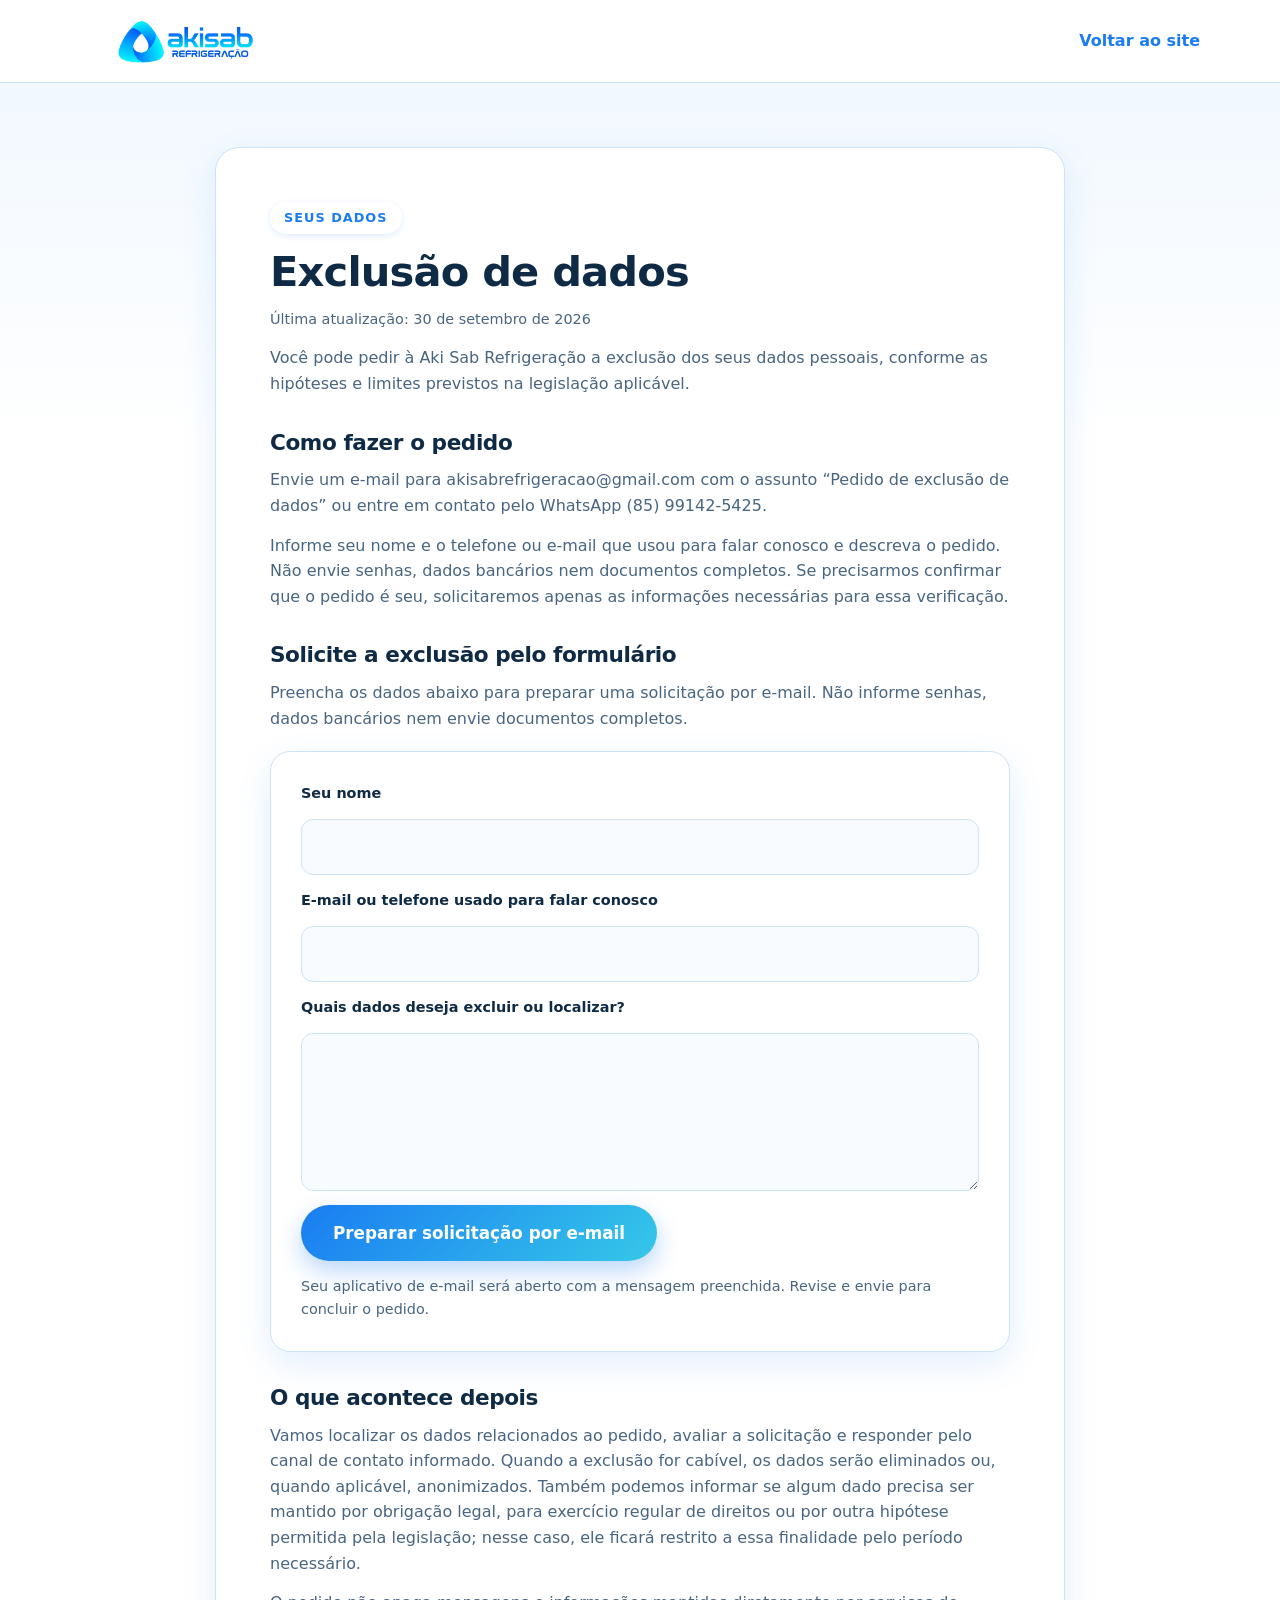
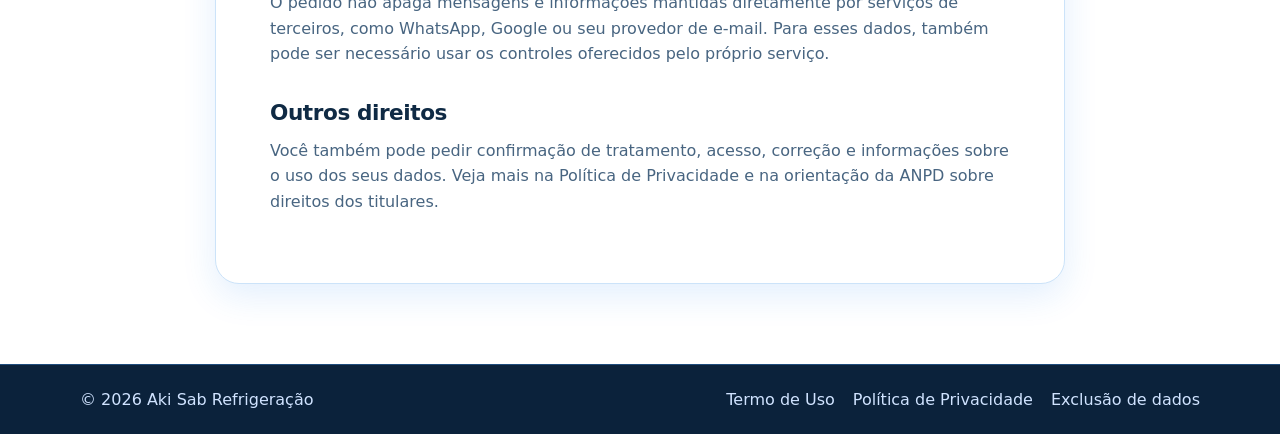
<file: exclusao-de-dados.html>
<!DOCTYPE html>
<html lang="pt-BR">
<head>
  <meta charset="utf-8">
  <meta name="viewport" content="width=device-width, initial-scale=1">
  <meta name="theme-color" content="#1a7cf2">
  <meta name="description" content="Veja como solicitar à Aki Sab Refrigeração a exclusão de dados pessoais.">
  <title>Exclusão de dados | Aki Sab Refrigeração</title>
  <link rel="stylesheet" href="style.css">
</head>
<body>
  <header class="legal-topbar"><div class="wrap"><a class="legal-brand" href="index.html" aria-label="Aki Sab Refrigeração — página inicial"><img src="assents/logo-topo.png" alt="Aki Sab Refrigeração"></a><a class="legal-back" href="index.html">Voltar ao site</a></div></header>
  <main class="legal-main"><div class="wrap"><article class="legal-article">
    <span class="eyebrow">Seus dados</span>
    <h1>Exclusão de dados</h1>
    <p class="legal-updated">Última atualização: 30 de setembro de 2026</p>
    <p>Você pode pedir à Aki Sab Refrigeração a exclusão dos seus dados pessoais, conforme as hipóteses e limites previstos na legislação aplicável.</p>
    <h2>Como fazer o pedido</h2>
    <p>Envie um e-mail para <a href="mailto:akisabrefrigeracao@gmail.com?subject=Pedido%20de%20exclus%C3%A3o%20de%20dados">akisabrefrigeracao@gmail.com</a> com o assunto “Pedido de exclusão de dados” ou entre em contato pelo <a href="https://api.whatsapp.com/send?phone=5585991425425&amp;text=Ol%C3%A1%2C%20quero%20solicitar%20a%20exclus%C3%A3o%20dos%20meus%20dados." target="_blank" rel="noopener">WhatsApp (85) 99142-5425</a>.</p>
    <p>Informe seu nome e o telefone ou e-mail que usou para falar conosco e descreva o pedido. Não envie senhas, dados bancários nem documentos completos. Se precisarmos confirmar que o pedido é seu, solicitaremos apenas as informações necessárias para essa verificação.</p>
    <h2>Solicite a exclusão pelo formulário</h2>
    <p>Preencha os dados abaixo para preparar uma solicitação por e-mail. Não informe senhas, dados bancários nem envie documentos completos.</p>
    <form class="legal-form" id="deletion-request">
      <label for="request-name">Seu nome</label>
      <input id="request-name" name="name" autocomplete="name" required>
      <label for="request-contact">E-mail ou telefone usado para falar conosco</label>
      <input id="request-contact" name="contact" autocomplete="off" required>
      <label for="request-details">Quais dados deseja excluir ou localizar?</label>
      <textarea id="request-details" name="details" rows="5" required></textarea>
      <button class="btn btn-blue" type="submit">Preparar solicitação por e-mail</button>
      <p class="legal-form-note">Seu aplicativo de e-mail será aberto com a mensagem preenchida. Revise e envie para concluir o pedido.</p>
    </form>
    <script>
      document.getElementById("deletion-request").addEventListener("submit", function (event) {
        event.preventDefault();
        const data = new FormData(this);
        const subject = "Pedido de exclusão de dados pessoais";
        const body = [
          "Pedido de exclusão de dados pessoais",
          "",
          `Nome: ${data.get("name")}`,
          `E-mail ou telefone usado no atendimento: ${data.get("contact")}`,
          "",
          `Dados/solicitação: ${data.get("details")}`
        ].join("\n");
        window.location.href = `mailto:akisabrefrigeracao@gmail.com?subject=${encodeURIComponent(subject)}&body=${encodeURIComponent(body)}`;
      });
    </script>
    <h2>O que acontece depois</h2>
    <p>Vamos localizar os dados relacionados ao pedido, avaliar a solicitação e responder pelo canal de contato informado. Quando a exclusão for cabível, os dados serão eliminados ou, quando aplicável, anonimizados. Também podemos informar se algum dado precisa ser mantido por obrigação legal, para exercício regular de direitos ou por outra hipótese permitida pela legislação; nesse caso, ele ficará restrito a essa finalidade pelo período necessário.</p>
    <p>O pedido não apaga mensagens e informações mantidas diretamente por serviços de terceiros, como WhatsApp, Google ou seu provedor de e-mail. Para esses dados, também pode ser necessário usar os controles oferecidos pelo próprio serviço.</p>
    <h2>Outros direitos</h2>
    <p>Você também pode pedir confirmação de tratamento, acesso, correção e informações sobre o uso dos seus dados. Veja mais na <a href="politica-de-privacidade.html" target="_blank" rel="noopener">Política de Privacidade</a> e na <a href="https://www.gov.br/anpd/pt-br/assuntos/titular-de-dados-1/direito-dos-titulares" target="_blank" rel="noopener">orientação da ANPD sobre direitos dos titulares</a>.</p>
  </article></div></main>
  <footer class="legal-footer"><div class="wrap"><span>© 2026 Aki Sab Refrigeração</span><nav aria-label="Páginas legais"><a href="termos-de-uso.html" target="_blank" rel="noopener">Termo de Uso</a><a href="politica-de-privacidade.html" target="_blank" rel="noopener">Política de Privacidade</a><a href="exclusao-de-dados.html" target="_blank" rel="noopener">Exclusão de dados</a></nav></div></footer>
</body>
</html>
</file>
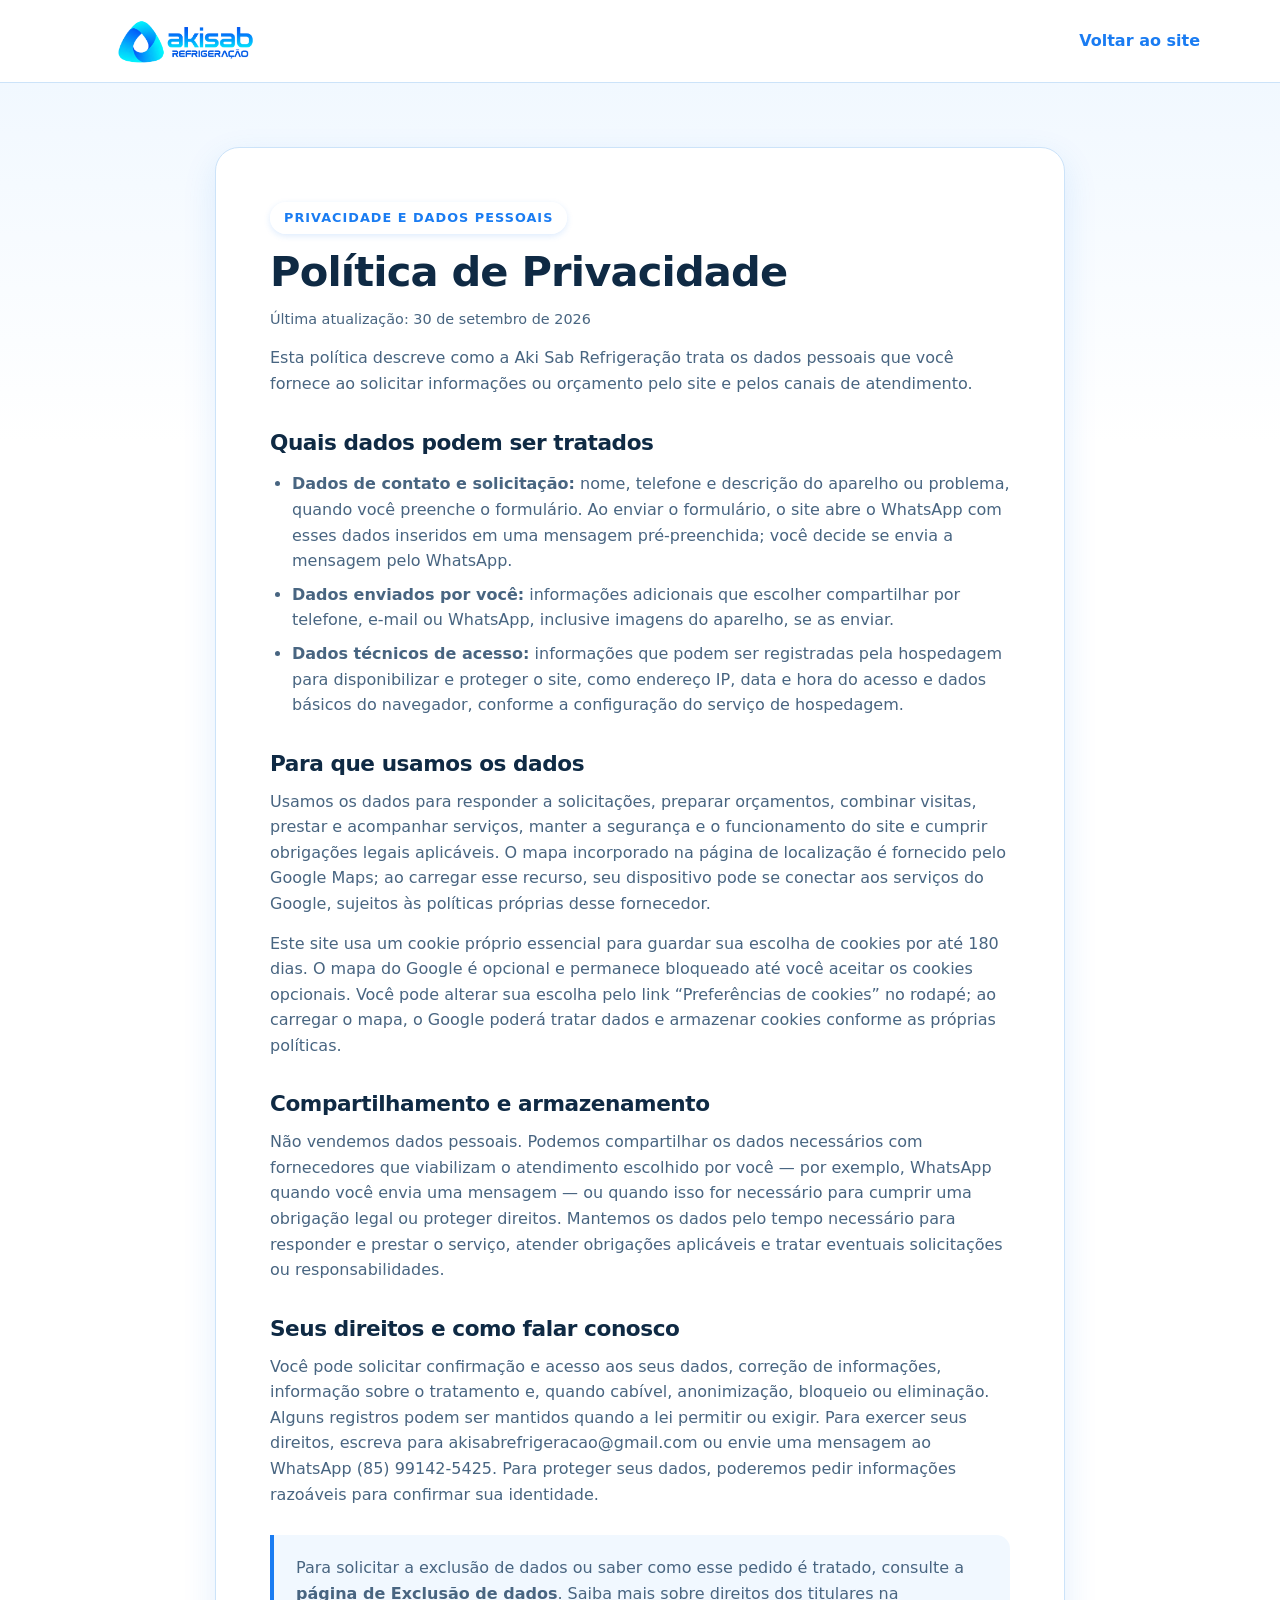
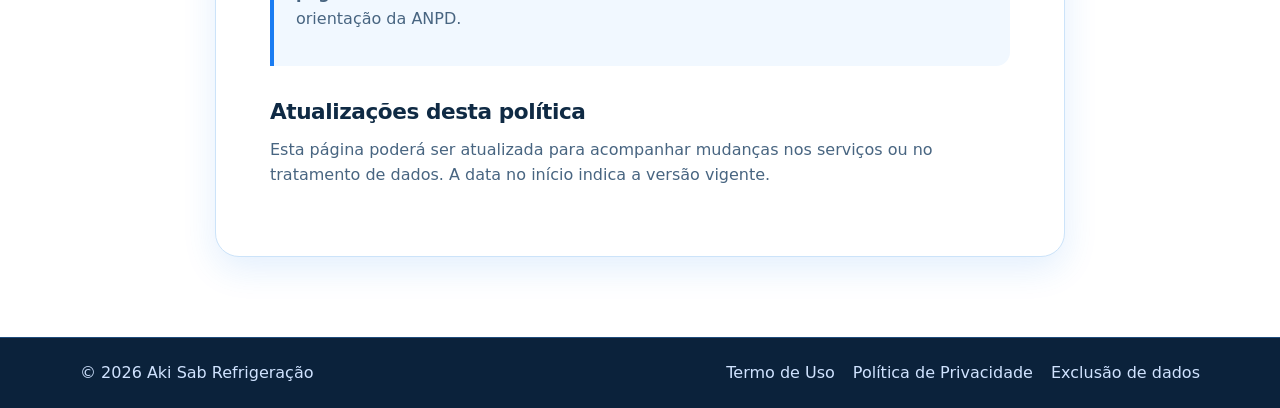
<file: politica-de-privacidade.html>
<!DOCTYPE html>
<html lang="pt-BR">
<head>
  <meta charset="utf-8">
  <meta name="viewport" content="width=device-width, initial-scale=1">
  <meta name="theme-color" content="#1a7cf2">
  <meta name="description" content="Saiba como a Aki Sab Refrigeração trata dados pessoais enviados por seus canais de atendimento.">
  <title>Política de Privacidade | Aki Sab Refrigeração</title>
  <link rel="stylesheet" href="style.css">
</head>
<body>
  <header class="legal-topbar"><div class="wrap"><a class="legal-brand" href="index.html" aria-label="Aki Sab Refrigeração — página inicial"><img src="assents/logo-topo.png" alt="Aki Sab Refrigeração"></a><a class="legal-back" href="index.html">Voltar ao site</a></div></header>
  <main class="legal-main"><div class="wrap"><article class="legal-article">
    <span class="eyebrow">Privacidade e dados pessoais</span>
    <h1>Política de Privacidade</h1>
    <p class="legal-updated">Última atualização: 30 de setembro de 2026</p>
    <p>Esta política descreve como a Aki Sab Refrigeração trata os dados pessoais que você fornece ao solicitar informações ou orçamento pelo site e pelos canais de atendimento.</p>
    <h2>Quais dados podem ser tratados</h2>
    <ul>
      <li><strong>Dados de contato e solicitação:</strong> nome, telefone e descrição do aparelho ou problema, quando você preenche o formulário. Ao enviar o formulário, o site abre o WhatsApp com esses dados inseridos em uma mensagem pré-preenchida; você decide se envia a mensagem pelo WhatsApp.</li>
      <li><strong>Dados enviados por você:</strong> informações adicionais que escolher compartilhar por telefone, e-mail ou WhatsApp, inclusive imagens do aparelho, se as enviar.</li>
      <li><strong>Dados técnicos de acesso:</strong> informações que podem ser registradas pela hospedagem para disponibilizar e proteger o site, como endereço IP, data e hora do acesso e dados básicos do navegador, conforme a configuração do serviço de hospedagem.</li>
    </ul>
    <h2>Para que usamos os dados</h2>
    <p>Usamos os dados para responder a solicitações, preparar orçamentos, combinar visitas, prestar e acompanhar serviços, manter a segurança e o funcionamento do site e cumprir obrigações legais aplicáveis. O mapa incorporado na página de localização é fornecido pelo Google Maps; ao carregar esse recurso, seu dispositivo pode se conectar aos serviços do Google, sujeitos às políticas próprias desse fornecedor.</p>
    <p>Este site usa um cookie próprio essencial para guardar sua escolha de cookies por até 180 dias. O mapa do Google é opcional e permanece bloqueado até você aceitar os cookies opcionais. Você pode alterar sua escolha pelo link &ldquo;Preferências de cookies&rdquo; no rodapé; ao carregar o mapa, o Google poderá tratar dados e armazenar cookies conforme as próprias políticas.</p>
    <h2>Compartilhamento e armazenamento</h2>
    <p>Não vendemos dados pessoais. Podemos compartilhar os dados necessários com fornecedores que viabilizam o atendimento escolhido por você — por exemplo, WhatsApp quando você envia uma mensagem — ou quando isso for necessário para cumprir uma obrigação legal ou proteger direitos. Mantemos os dados pelo tempo necessário para responder e prestar o serviço, atender obrigações aplicáveis e tratar eventuais solicitações ou responsabilidades.</p>
    <h2>Seus direitos e como falar conosco</h2>
    <p>Você pode solicitar confirmação e acesso aos seus dados, correção de informações, informação sobre o tratamento e, quando cabível, anonimização, bloqueio ou eliminação. Alguns registros podem ser mantidos quando a lei permitir ou exigir. Para exercer seus direitos, escreva para <a href="mailto:akisabrefrigeracao@gmail.com">akisabrefrigeracao@gmail.com</a> ou envie uma mensagem ao <a href="https://api.whatsapp.com/send?phone=5585991425425" target="_blank" rel="noopener">WhatsApp (85) 99142-5425</a>. Para proteger seus dados, poderemos pedir informações razoáveis para confirmar sua identidade.</p>
    <div class="legal-callout"><p>Para solicitar a exclusão de dados ou saber como esse pedido é tratado, consulte a <a href="exclusao-de-dados.html" target="_blank" rel="noopener"><strong>página de Exclusão de dados</strong></a>. Saiba mais sobre direitos dos titulares na <a href="https://www.gov.br/anpd/pt-br/assuntos/titular-de-dados-1/direito-dos-titulares" target="_blank" rel="noopener">orientação da ANPD</a>.</p></div>
    <h2>Atualizações desta política</h2>
    <p>Esta página poderá ser atualizada para acompanhar mudanças nos serviços ou no tratamento de dados. A data no início indica a versão vigente.</p>
  </article></div></main>
  <footer class="legal-footer"><div class="wrap"><span>© 2026 Aki Sab Refrigeração</span><nav aria-label="Páginas legais"><a href="termos-de-uso.html" target="_blank" rel="noopener">Termo de Uso</a><a href="politica-de-privacidade.html" target="_blank" rel="noopener">Política de Privacidade</a><a href="exclusao-de-dados.html" target="_blank" rel="noopener">Exclusão de dados</a></nav></div></footer>
</body>
</html>
</file>
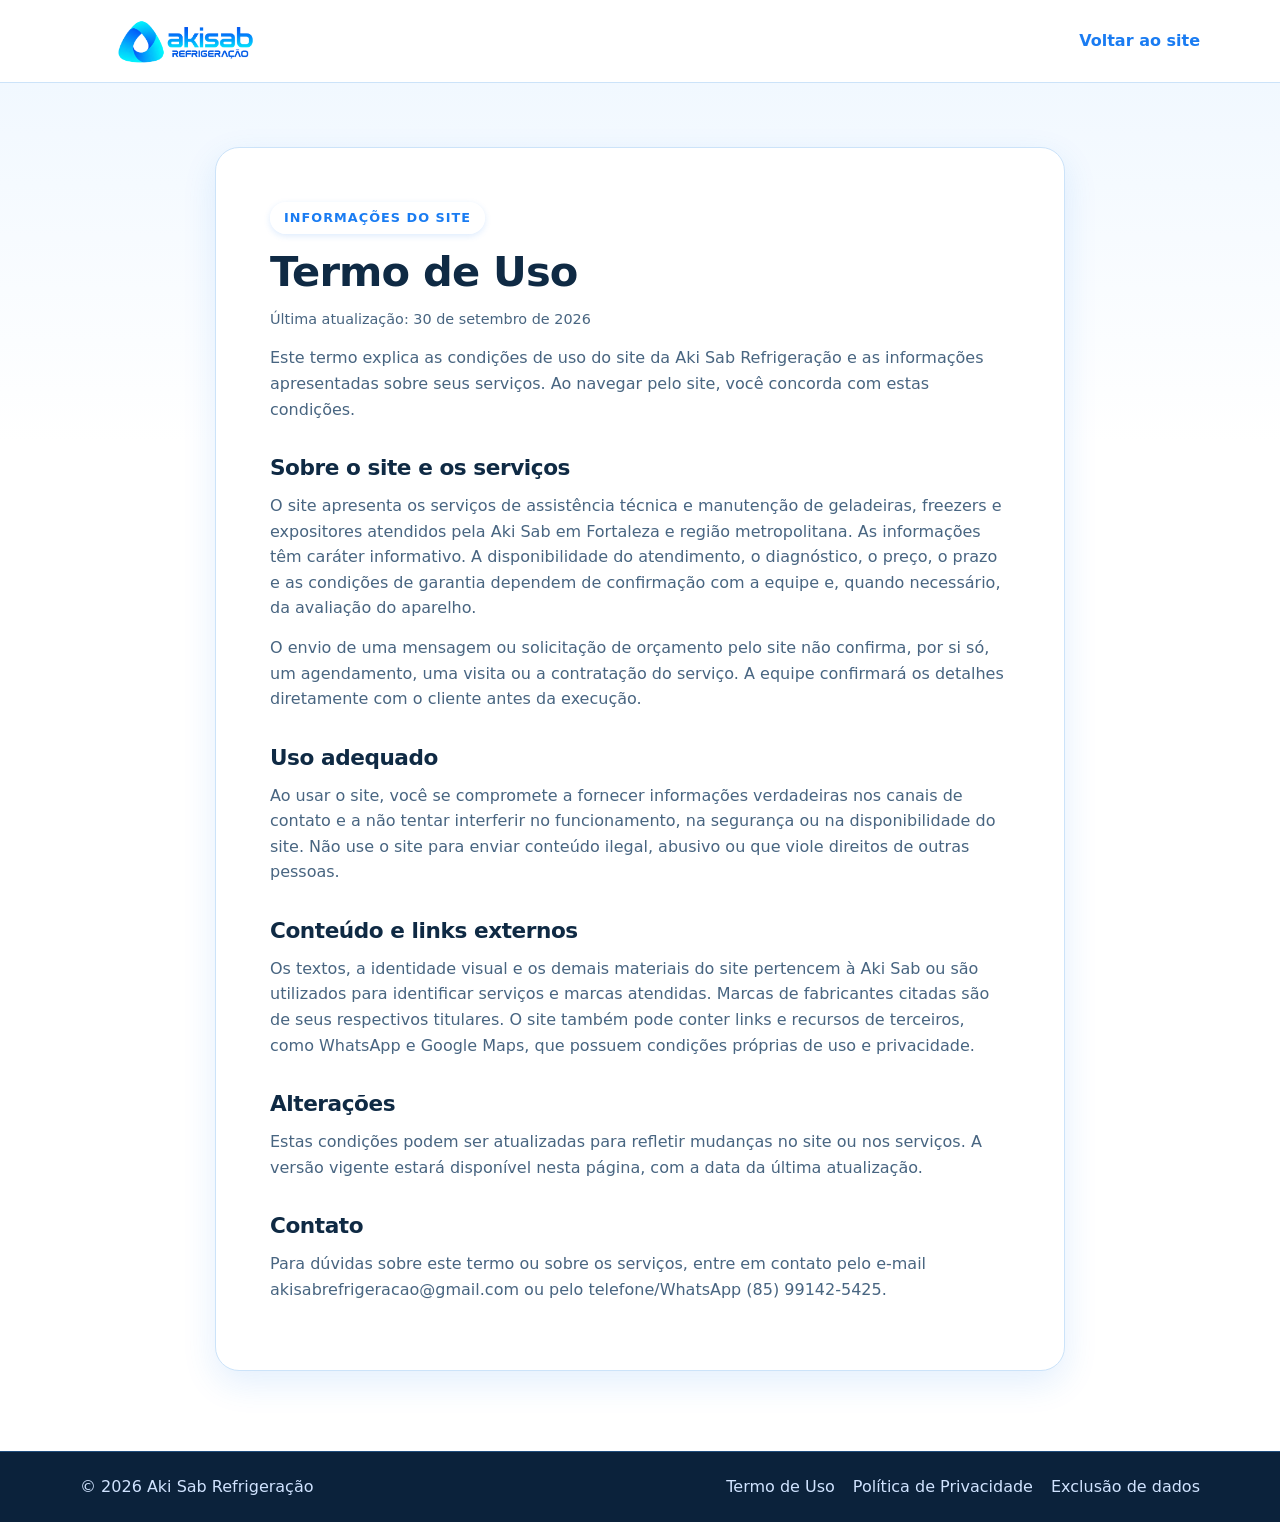
<file: termos-de-uso.html>
<!DOCTYPE html>
<html lang="pt-BR">
<head>
  <meta charset="utf-8">
  <meta name="viewport" content="width=device-width, initial-scale=1">
  <meta name="theme-color" content="#1a7cf2">
  <meta name="description" content="Termos de uso do site e informações sobre os serviços da Aki Sab Refrigeração em Fortaleza.">
  <title>Termo de Uso | Aki Sab Refrigeração</title>
  <link rel="stylesheet" href="style.css">
</head>
<body>
  <header class="legal-topbar"><div class="wrap"><a class="legal-brand" href="index.html" aria-label="Aki Sab Refrigeração — página inicial"><img src="assents/logo-topo.png" alt="Aki Sab Refrigeração"></a><a class="legal-back" href="index.html">Voltar ao site</a></div></header>
  <main class="legal-main"><div class="wrap"><article class="legal-article">
    <span class="eyebrow">Informações do site</span>
    <h1>Termo de Uso</h1>
    <p class="legal-updated">Última atualização: 30 de setembro de 2026</p>
    <p>Este termo explica as condições de uso do site da Aki Sab Refrigeração e as informações apresentadas sobre seus serviços. Ao navegar pelo site, você concorda com estas condições.</p>
    <h2>Sobre o site e os serviços</h2>
    <p>O site apresenta os serviços de assistência técnica e manutenção de geladeiras, freezers e expositores atendidos pela Aki Sab em Fortaleza e região metropolitana. As informações têm caráter informativo. A disponibilidade do atendimento, o diagnóstico, o preço, o prazo e as condições de garantia dependem de confirmação com a equipe e, quando necessário, da avaliação do aparelho.</p>
    <p>O envio de uma mensagem ou solicitação de orçamento pelo site não confirma, por si só, um agendamento, uma visita ou a contratação do serviço. A equipe confirmará os detalhes diretamente com o cliente antes da execução.</p>
    <h2>Uso adequado</h2>
    <p>Ao usar o site, você se compromete a fornecer informações verdadeiras nos canais de contato e a não tentar interferir no funcionamento, na segurança ou na disponibilidade do site. Não use o site para enviar conteúdo ilegal, abusivo ou que viole direitos de outras pessoas.</p>
    <h2>Conteúdo e links externos</h2>
    <p>Os textos, a identidade visual e os demais materiais do site pertencem à Aki Sab ou são utilizados para identificar serviços e marcas atendidas. Marcas de fabricantes citadas são de seus respectivos titulares. O site também pode conter links e recursos de terceiros, como WhatsApp e Google Maps, que possuem condições próprias de uso e privacidade.</p>
    <h2>Alterações</h2>
    <p>Estas condições podem ser atualizadas para refletir mudanças no site ou nos serviços. A versão vigente estará disponível nesta página, com a data da última atualização.</p>
    <h2>Contato</h2>
    <p>Para dúvidas sobre este termo ou sobre os serviços, entre em contato pelo e-mail <a href="mailto:akisabrefrigeracao@gmail.com">akisabrefrigeracao@gmail.com</a> ou pelo telefone/WhatsApp <a href="tel:+5585991425425">(85) 99142-5425</a>.</p>
  </article></div></main>
  <footer class="legal-footer"><div class="wrap"><span>© 2026 Aki Sab Refrigeração</span><nav aria-label="Páginas legais"><a href="termos-de-uso.html" target="_blank" rel="noopener">Termo de Uso</a><a href="politica-de-privacidade.html" target="_blank" rel="noopener">Política de Privacidade</a><a href="exclusao-de-dados.html" target="_blank" rel="noopener">Exclusão de dados</a></nav></div></footer>
</body>
</html>
</file>
<file: style.css>
/* ============================================================================
   1. VARIÁVEIS / RESET
   ========================================================================== */
:root {
  --ink: #0f2a44;
  --muted: #486581;
  --brand: #1a7cf2;
  --brand2: #35c8e8;
  --wa: #22b45e;
  --line: #cce3f9;
  --ig-grad: linear-gradient(45deg, #f09433 0%, #e6683c 25%, #dc2743 50%, #cc2366 75%, #bc1888 100%);
  --r: 20px;
  --sh: 0 12px 34px rgba(26, 124, 242, .12);
  --header-h: 84px;

  color-scheme: light;
}

*, *::before, *::after { box-sizing: border-box; }

html {
  scroll-behavior: smooth;
  scroll-padding-top: calc(var(--header-h) + 8px);
}

body {
  margin: 0;
  background: #fff;
  color: var(--ink);
  font: 400 16px/1.6 Manrope, system-ui, -apple-system, "Segoe UI", Roboto, Arial, sans-serif;
  -webkit-text-size-adjust: 100%;
  overflow-x: hidden;
}

img, svg, iframe { max-width: 100%; }
a { color: inherit; text-decoration: none; }

:focus-visible { outline: 3px solid var(--brand2); outline-offset: 3px; border-radius: 6px; }

.skip {
  position: absolute;
  top: -48px;
  left: 0;
  background: var(--brand);
  color: #fff;
  padding: 10px 14px;
  z-index: 100;
  transition: top .3s;
}
.skip:focus { top: 0; }

/* ============================================================================
   2. LAYOUT BASE / TIPOGRAFIA
   ========================================================================== */
.wrap { width: min(1120px, 100% - 40px); margin-inline: auto; }

section { padding: 76px 0; position: relative; z-index: 1; }

h1, h2, h3 { line-height: 1.15; margin: 0 0 14px; letter-spacing: -.02em; text-wrap: balance; }
h1 { font-size: clamp(1.6rem, 4vw, 2.6rem); font-weight: 800; }
h2 { font-size: clamp(1.6rem, 4.4vw, 2.4rem); font-weight: 800; }
h3 { font-size: 1.15rem; font-weight: 800; }
p  { margin: 0 0 14px; color: var(--muted); }

.hl-dark { color: #0b223b; }

.eyebrow {
  display: inline-block;
  font-size: .8rem;
  font-weight: 700;
  letter-spacing: .08em;
  text-transform: uppercase;
  color: var(--brand);
  background: rgba(255, 255, 255, .95);
  padding: 6px 14px;
  border-radius: 999px;
  margin: 6px 0 14px;
  box-shadow: 0 2px 6px rgba(26, 124, 242, .15);
}

.head {
  width: fit-content;
  max-width: 100%;
  margin-bottom: 32px;
  padding: 22px 26px;
  border-radius: var(--r);
  background: #fff;
  border: 1px solid var(--line);
  box-shadow: var(--sh);
}
.head p { margin-bottom: 0; }

/* ===========================================================================
   3. BOTÕES
   ========================================================================== */
.btn {
  position: relative;
  overflow: hidden;
  display: inline-flex;
  align-items: center;
  justify-content: center;
  gap: 12px;
  min-height: 56px;
  padding: 0 32px;
  border-radius: 999px;
  font-weight: 800;
  font-family: inherit;
  font-size: 1.05rem;
  border: 2px solid transparent;
  cursor: pointer;
  transition: transform .2s, box-shadow .2s;
  width: 100%;
  max-width: 360px;
}
.btn:hover { transform: translateY(-3px); }
.btn svg { width: 24px; height: 24px; flex: none; }

.btn-sm   { max-width: 280px; }
.btn-full { max-width: 100%; }

.btn-wa {
  background: linear-gradient(135deg, #2bc76c, var(--wa));
  color: #fff;
  box-shadow: 0 10px 26px rgba(34, 180, 94, .4);
}
.btn-wa::after {
  content: "";
  position: absolute;
  top: 0;
  left: -70%;
  width: 45%;
  height: 100%;
  background: linear-gradient(100deg, transparent, rgba(255, 255, 255, .55), transparent);
  transform: skewX(-20deg);
  animation: shine 3.4s infinite;
}

.btn-line {
  border-color: var(--brand);
  color: var(--brand);
  background: #fff;
  box-shadow: 0 6px 20px rgba(26, 124, 242, .12);
}

.btn-blue {
  background: linear-gradient(135deg, var(--brand), var(--brand2));
  color: #fff;
  box-shadow: 0 10px 24px rgba(26, 124, 242, .3);
  width: auto;
}

/* ===========================================================================
   4. HEADER + NAV
   ========================================================================== */
header {
  position: sticky;
  top: 0;
  z-index: 50;
  background: rgba(255, 255, 255, .95);
  backdrop-filter: blur(12px);
  -webkit-backdrop-filter: blur(12px);
  border-bottom: 1px solid var(--line);
  transition: box-shadow .3s;
}
header.sc { box-shadow: 0 8px 24px rgba(15, 42, 68, .1); }

.nav {
  display: flex;
  align-items: center;
  justify-content: space-between;
  height: var(--header-h);
}

.header-left  { display: flex; align-items: center; flex: 0 0 auto; }
.header-right { display: flex; align-items: center; gap: 16px; flex: 0 0 auto; }
.header-center { flex: 1; display: flex; justify-content: center; }

.logo img { height: 58px; width: auto; display: block; }

#menu { display: flex; align-items: center; }
#menu ul { display: flex; gap: 24px; list-style: none; margin: 0; padding: 0; font-weight: 600; font-size: .9rem; }
#menu a { position: relative; color: var(--ink); }
#menu a::after {
  content: "";
  position: absolute;
  left: 0;
  bottom: -4px;
  height: 2px;
  width: 0;
  background: var(--brand);
  transition: width .25s;
}
#menu a:hover::after, #menu a.active::after { width: 100%; }
#menu a.active { color: var(--brand); }

.insta-icon {
  width: 38px;
  height: 38px;
  border-radius: 50%;
  display: grid;
  place-items: center;
  color: #fff;
  background: var(--ig-grad);
  box-shadow: 0 4px 10px rgba(0, 0, 0, .1);
  transition: transform .2s, opacity .2s;
  flex: none;
}
.insta-icon:hover { transform: translateY(-2px); opacity: .9; }
.insta-icon svg { width: 20px; height: 20px; }
.facebook-icon { width: 38px; height: 38px; border-radius: 50%; display: grid; place-items: center; color: #fff; background: #1877f2; box-shadow: 0 4px 10px rgba(0, 0, 0, .1); transition: transform .2s, opacity .2s; flex: none; }
.facebook-icon:hover { transform: translateY(-2px); opacity: .9; }
.facebook-icon svg { width: 21px; height: 21px; }

.wa-header-btn {
  display: flex;
  align-items: center;
  gap: 6px;
  color: var(--wa);
  font-weight: 800;
  font-size: 1.05rem;
  white-space: nowrap;
}
.wa-header-btn:hover { opacity: .9; }
.wa-header-btn svg { width: 26px; height: 26px; }

.burger {
  display: none;
  width: 44px;
  height: 44px;
  border-radius: 10px;
  border: 1px solid var(--line);
  background: #fff;
  color: var(--ink);
  cursor: pointer;
  align-items: center;
  justify-content: center;
}
.burger svg { width: 26px; height: 26px; }

/* ==========================================================================
   5. HERO
   A logo é posicionada em % da IMAGEM, então fica sempre no mesmo ponto
   (agora no CENTRO do hero: 50% / 50%).
   Ajuste fino: --logo-x (horizontal), --logo-y (vertical), --logo-w (tamanho).
   Se o fundo2.png não for 2:1, ajuste --hero-ratio (ex.: 16 / 9).
   ========================================================================== */
.hero {
  --hero-ratio: 2 / 1;
  --logo-x: 52%;
  --logo-y: 17%;
  --logo-w: 16%;

  padding: 0;
  background: #f8fbff;
}

.hero-stage { position: relative; max-width: 1600px; margin-inline: auto; }

.hero-media { position: relative; overflow: hidden; }

.hero-bg {
  display: block;
  width: 100%;
  height: auto;
  aspect-ratio: var(--hero-ratio);
  object-fit: cover;
  object-position: right center;
}

/* clareia só o lado do texto, o técnico fica nítido */
.hero-media::after {
  content: "";
  position: absolute;
  inset: 0;
  pointer-events: none;
  background: linear-gradient(90deg, rgba(255, 255, 255, .94) 0%, rgba(255, 255, 255, .8) 38%, rgba(255, 255, 255, 0) 62%);
}

.hero-logo {
  position: absolute;
  left: var(--logo-x);
  top: var(--logo-y);
  width: var(--logo-w);
  transform: translate(-50%, -50%);
  z-index: 2;
  animation: logo-in 1s .25s both;
}
.hero-logo img {
  display: block;
  width: 100%;
  height: auto;
  filter: drop-shadow(0 10px 22px rgba(26, 124, 242, .28));
}

.hero-content {
  position: absolute;
  inset: 0;
  display: flex;
  align-items: center;
  z-index: 3;
}
.hero-content .wrap { width: min(1120px, 100% - 40px); }

.hero-copy {
  max-width: min(480px, 40%);
  animation: up .9s .15s both;
}

.hero h1 {
  color: var(--ink);
  margin-bottom: 18px;
  line-height: 1.2;
}

.hero-tags { display: flex; flex-wrap: wrap; gap: 10px; margin-bottom: 20px; }
.tag-rect {
  background: var(--brand);
  color: #fff;
  font-weight: 800;
  font-size: .9rem;
  padding: 8px 16px;
  border-radius: 6px;
  border: 1px solid #1462c4;
  box-shadow: 0 4px 12px rgba(26, 124, 242, .25);
  text-transform: uppercase;
  letter-spacing: .5px;
}

.hero p {
  font-size: 1.05rem;
  color: #1e3a5f;
  font-weight: 600;
  margin-bottom: 22px;
}

.cta { display: flex; flex-direction: column; gap: 12px; }

/* ==========================================================================
   6. STATS + SERVIÇOS
   ========================================================================== */
.stats {
  background: linear-gradient(180deg, #eef7ff, #e1f0ff);
  border-top: 1px solid #d4e7fc;
  border-bottom: 1px solid #d4e7fc;
  padding: 30px 0;
}
.stats .grid {
  display: grid;
  grid-template-columns: repeat(4, 1fr);
  border-radius: var(--r);
  box-shadow: var(--sh);
  background: #fff;
  border: 1px solid var(--line);
}
.stat { padding: 24px 14px; text-align: center; border-right: 1px solid var(--line); }
.stat:last-child { border: 0; }
.stat b { display: block; font-size: 1.6rem; font-weight: 800; color: var(--brand); }
.stat span { font-size: .86rem; color: var(--muted); }

#servicos {
  background: linear-gradient(135deg, #d7ebff, #c3e1ff);
  border-bottom: 1px solid #b8d8fc;
}
.split { display: grid; grid-template-columns: .9fr 1.1fr; gap: 48px; align-items: center; }

.service-card {
  background: rgba(255, 255, 255, .92);
  padding: 32px;
  border-radius: var(--r);
  border: 1px solid var(--line);
  box-shadow: var(--sh);
}

.float {
  display: block;
  width: 100%;
  height: auto;
  max-width: 460px;
  margin-inline: auto;
  border-radius: var(--r);
  animation: flo 5s ease-in-out infinite;
  filter: drop-shadow(0 20px 30px rgba(26, 124, 242, .2));
}

.items { display: grid; gap: 14px; margin: 22px 0; }
.item {
  display: flex;
  gap: 16px;
  align-items: flex-start;
  border-radius: 16px;
  padding: 18px;
  background: #f0f7ff;
  border: 1px solid #d6e8fc;
  transition: transform .25s, box-shadow .25s;
}
.item:hover { transform: translateX(6px); box-shadow: var(--sh); }
.item p { margin: 0; }

.ico {
  width: 50px;
  height: 50px;
  border-radius: 15px;
  background: linear-gradient(135deg, var(--brand), var(--brand2));
  color: #fff;
  display: grid;
  place-items: center;
  flex: none;
}
.ico svg { width: 26px; height: 26px; }

/* ==========================================================================
   7. DIFERENCIAIS
   ========================================================================== */
#diferenciais {
  background: linear-gradient(180deg, #e6f3ff, #f5faff);
  border-bottom: 1px solid #d4e7fc;
}
.head-diff {
  background: #fff;
  padding: 24px 32px;
  border-radius: var(--r);
  border: 1px solid var(--line);
  box-shadow: var(--sh);
  margin-bottom: 40px;
}
.head-diff h2 { margin: 0; font-size: clamp(1.5rem, 3vw, 2.1rem); }

.diff-grid-4 { display: grid; grid-template-columns: repeat(4, 1fr); gap: 20px; margin-bottom: 24px; }
.diff-grid-2 { display: grid; grid-template-columns: repeat(2, 1fr); gap: 24px; }

.diff-card {
  background: #fff;
  border-radius: var(--r);
  border: 1px solid var(--line);
  box-shadow: var(--sh);
  padding: 26px;
  display: flex;
  flex-direction: column;
  justify-content: space-between;
  transition: transform .25s, box-shadow .25s;
}
.diff-card:hover { transform: translateY(-4px); box-shadow: 0 16px 36px rgba(26, 124, 242, .15); }
.diff-card h3 { font-size: 1.1rem; margin-bottom: 8px; }
.diff-card p  { font-size: .9rem; margin: 0; }
.diff-card-highlight { background: #e0e5eb; border-color: #a8b4c1; box-shadow: inset 0 0 0 1px rgba(32, 100, 163, 0.144), 0 14px 30px rgba(31, 93, 151, 0.096); }
.btn-wa-soft { background: linear-gradient(135deg, #e5f2ff, #cbe4ff); color: #1c78d3; border: 1px solid #539aeb; box-shadow: 0 6px 16px rgba(26, 124, 242, .16); }
.btn-wa-soft::after { display: none; }
.btn-wa-soft svg { color: #20b65b; }
.btn-wa-soft:hover { background: linear-gradient(135deg, #d4eaff, #b9dbff); }
.diff-card-highlight .diff-card-cta { align-self: stretch; width: 100%; max-width: none; min-height: 48px; margin-top: 18px; padding: 10px 14px; gap: 8px; font-size: .9rem; line-height: 1.2; }
.reviews-cta { display: flex; justify-content: center; margin-top: 8px; }
.reviews-cta-button { max-width: 390px; }

.diff-card-img { padding: 0; overflow: hidden; }
.diff-card-img img { width: 100%; height: 220px; object-fit: cover; display: block; }
.diff-card-img .diff-body { padding: 24px; }

.diff-ico {
  width: 46px;
  height: 46px;
  border-radius: 12px;
  background: linear-gradient(135deg, var(--brand), var(--brand2));
  color: #fff;
  display: grid;
  place-items: center;
  margin-bottom: 18px;
}
.diff-ico svg { width: 22px; height: 22px; }

/* ==========================================================================
   8. MARCAS
   ========================================================================== */
#marcas {
  background: linear-gradient(135deg, #c8e1ff, #e1f2ff);
  border-bottom: 1px solid #b8d8fc;
  text-align: center;
}
.marcas-header { max-width: 700px; margin: 0 auto 38px; }

.marcas-grid { display: grid; grid-template-columns: repeat(4, 1fr); gap: 20px; margin-bottom: 40px; }

.marca-card {
  color: inherit;
  text-decoration: none;
  background: #fff;
  border-radius: var(--r);
  border: 1.5px solid var(--line);
  padding: 28px 20px;
  display: flex;
  flex-direction: column;
  align-items: center;
  justify-content: center;
  gap: 12px;
  box-shadow: var(--sh);
  transition: transform .25s, border-color .25s, background .25s, box-shadow .25s;
}
.marca-card:hover {
  transform: translateY(-6px);
  border-color: var(--brand);
  background: #f0f7ff;
  box-shadow: 0 16px 36px rgba(26, 124, 242, .2);
}
.marca-logo {
  display: block;
  width: min(170px, 100%);
  height: 46px;
  object-fit: contain;
}
.marca-nome { font-weight: 800; font-size: 1rem; color: var(--ink); transition: color .25s; }
.marca-card:hover .marca-nome { color: var(--brand); }

.marcas-cta-container { display: flex; justify-content: center; }
.btn-marcas-action {
  background: linear-gradient(135deg, var(--brand), #0056b3);
  color: #fff;
  border-radius: 999px;
  padding: 16px 36px;
  font-weight: 800;
  font-size: 1.05rem;
  box-shadow: 0 10px 24px rgba(26, 124, 242, .35);
  display: inline-flex;
  align-items: center;
  gap: 10px;
  transition: transform .2s, box-shadow .2s;
}
.btn-marcas-action svg { width: 20px; height: 20px; flex: none; }
.btn-marcas-action:hover { transform: translateY(-3px); box-shadow: 0 14px 28px rgba(26, 124, 242, .45); }

/* ==========================================================================
   9. EMPRESA
   ========================================================================== */
#empresa {
  background: linear-gradient(180deg, #ebf5ff, #dceeff);
  border-bottom: 1px solid var(--line);
}
.about-grid { display: grid; grid-template-columns: 1.1fr 1fr; gap: 32px; align-items: stretch; }

.about-main-box {
  background: #fff;
  padding: 36px;
  border-radius: var(--r);
  border: 1px solid var(--line);
  box-shadow: var(--sh);
  display: flex;
  flex-direction: column;
  justify-content: space-between;
}
.about-main-box h2 { font-size: clamp(1.6rem, 2.5vw, 2.1rem); line-height: 1.2; margin-bottom: 16px; }
.about-main-box p  { font-size: .98rem; margin-bottom: 16px; }
.about-main-box .btn { align-self: flex-start; margin-top: 8px; }

.about-sub-boxes { display: grid; gap: 16px; }
.about-sub-card {
  background: #fff;
  border-radius: var(--r);
  padding: 24px 28px;
  border: 1px solid var(--line);
  box-shadow: 0 4px 12px rgba(26, 124, 242, .05);
}
.about-sub-card h3 { font-size: 1.1rem; color: var(--brand); margin-bottom: 6px; }
.about-sub-card p  { margin: 0; font-size: .94rem; }

/* ==========================================================================
   10. CONTATO + MAPA
   ========================================================================== */
#contato { background: linear-gradient(135deg, #d2e8ff, #bedcff); }
.contact { display: grid; grid-template-columns: 1fr 1fr; gap: 32px; }

form {
  display: grid;
  gap: 14px;
  background: #fff;
  padding: 30px;
  border-radius: var(--r);
  border: 1px solid var(--line);
  box-shadow: var(--sh);
}
label { font-weight: 600; font-size: .9rem; display: grid; gap: 6px; }

input, textarea {
  width: 100%;
  font: inherit;
  color: var(--ink);
  background: #f8fbff;
  border: 1.5px solid var(--line);
  border-radius: 12px;
  padding: 14px;
  min-height: 50px;
}
input:focus, textarea:focus { outline: none; border-color: var(--brand); box-shadow: 0 0 0 4px rgba(26, 124, 242, .15); }
input[aria-invalid="true"], textarea[aria-invalid="true"] { border-color: #d64545; }
textarea { min-height: 120px; resize: vertical; }

.form-msg { margin: 0; min-height: 1.4em; font-size: .9rem; font-weight: 600; color: #b42323; }

.info { display: grid; gap: 14px; align-content: start; }
.row {
  display: flex;
  gap: 14px;
  align-items: flex-start;
  border-radius: 14px;
  padding: 16px;
  background: #fff;
  border: 1px solid var(--line);
  box-shadow: 0 4px 12px rgba(26, 124, 242, .05);
}
.row svg { width: 24px; height: 24px; color: var(--brand); flex: none; margin-top: 2px; }
.row b { display: block; }

.map {
  position: relative;
  margin-top: 26px;
  border-radius: var(--r);
  overflow: hidden;
  background: #fff;
  border: 1px solid var(--line);
  box-shadow: var(--sh);
}
.map iframe { display: block; width: 100%; height: 340px; border: 0; }
.map iframe[hidden] { display: none; }
.map .open {
  position: absolute;
  right: 12px;
  top: 12px;
  min-height: 42px;
  padding: 0 18px;
  font-size: .9rem;
  box-shadow: var(--sh);
}

/* ==========================================================================
   11. FOOTER
   ========================================================================== */
footer {
  position: relative;
  z-index: 1;
  background: linear-gradient(135deg, #0b223b, #133a63);
  color: #fff;
  border-top: 1px solid #1f4c7c;
  padding: 52px 0 28px;
}
footer p { color: #d0e3ff; }
footer .ftitle { margin: 0 0 12px; font-size: 1rem; color: #fff; }
footer img { height: 84px; width: auto; margin-bottom: 10px; filter: brightness(0) invert(1); }
footer ul { list-style: none; padding: 0; margin: 0; display: grid; gap: 8px; color: #d0e3ff; }
footer a:hover { color: var(--brand2); }

.fgrid { display: grid; grid-template-columns: 1.4fr 1fr 1fr 1.2fr; gap: 32px; }
.copy { border-top: 1px solid rgba(255, 255, 255, .15); margin-top: 34px; padding-top: 20px; font-size: .85rem; color: #a1c4fd; display: flex; align-items: center; justify-content: space-between; gap: 18px; flex-wrap: wrap; }
.copy nav { display: flex; flex-wrap: wrap; gap: 18px; }
.copy nav a { color: #d0e3ff; }
.cookie-settings { padding: 0; border: 0; background: none; color: #d0e3ff; font: inherit; cursor: pointer; }
.cookie-settings:hover { color: var(--brand2); }
.map-cookie-placeholder { min-height: 450px; padding: 28px; display: grid; place-content: center; justify-items: center; gap: 12px; text-align: center; border: 1px solid var(--line); border-radius: var(--r); background: linear-gradient(135deg, #eef7ff, #dceeff); }
.map-cookie-placeholder p { max-width: 500px; margin: 0; }
.map-cookie-placeholder[hidden], .cookie-banner[hidden] { display: none !important; }
.cookie-banner { position: fixed; z-index: 120; inset: auto 18px calc(18px + env(safe-area-inset-bottom, 0px)); width: min(760px, calc(100% - 36px)); margin-inline: auto; padding: 22px; display: flex; align-items: center; justify-content: space-between; gap: 20px; border: 1px solid var(--line); border-radius: 18px; background: #fff; box-shadow: 0 18px 50px rgba(15, 42, 68, .24); }
.cookie-banner h2 { margin: 0 0 5px; font-size: 1.1rem; }
.cookie-banner p { margin: 0; font-size: .9rem; }
.cookie-banner a { color: var(--brand); text-decoration: underline; }
.cookie-actions { display: flex; flex-wrap: wrap; justify-content: flex-end; gap: 10px; flex: none; }
.cookie-actions button { min-height: 44px; padding: 10px 14px; border: 1px solid var(--brand); border-radius: 10px; background: #fff; color: var(--brand); font: inherit; font-weight: 800; cursor: pointer; }
.cookie-actions .cookie-accept { background: var(--brand); color: #fff; }

/* Páginas legais */
.legal-topbar { background: #fff; border-bottom: 1px solid var(--line); }
.legal-topbar .wrap { min-height: 82px; display: flex; align-items: center; justify-content: space-between; gap: 20px; }
.legal-brand img { display: block; width: 210px; height: 58px; object-fit: contain; }
.legal-back { color: var(--brand); font-weight: 800; }
.legal-main { min-height: calc(100vh - 210px); padding: 64px 0 80px; background: linear-gradient(180deg, #f1f8ff 0, #fff 360px); }
.legal-article { max-width: 850px; padding: clamp(24px, 5vw, 54px); margin-inline: auto; background: #fff; border: 1px solid var(--line); border-radius: 24px; box-shadow: var(--sh); }
.legal-article .eyebrow { margin-top: 0; }
.legal-article h1 { margin-bottom: 12px; }
.legal-updated { color: var(--muted); font-size: .9rem; }
.legal-article h2 { margin: 34px 0 12px; font-size: 1.35rem; }
.legal-article p, .legal-article li { color: var(--muted); }
.legal-article ul { padding-left: 22px; }
.legal-article li + li { margin-top: 8px; }
.legal-form { margin: 20px 0 12px; }
.legal-form .btn { justify-self: start; cursor: pointer; border: 0; }
.legal-form-note { margin: 0; font-size: .9rem; }
.legal-callout { margin-top: 28px; padding: 20px 22px; border-left: 4px solid var(--brand); border-radius: 0 14px 14px 0; background: #f1f8ff; }
.legal-footer { padding: 22px 0; background: #0b223b; color: #d0e3ff; }
.legal-footer .wrap { display: flex; flex-wrap: wrap; align-items: center; justify-content: space-between; gap: 16px; }
.legal-footer nav { display: flex; flex-wrap: wrap; gap: 18px; }
.legal-footer a:hover { color: var(--brand2); }
@media (max-width: 600px) {
  .legal-topbar .wrap { min-height: 72px; }
  .legal-brand img { width: 150px; height: 46px; }
  .legal-main { padding: 36px 0 52px; }
  .legal-footer .wrap { align-items: flex-start; flex-direction: column; }
}
.marca-card:focus-visible { border-color: var(--brand); background: #f0f7ff; }

/* ========================================================================== 
   12. AVALIAÇÕES GOOGLE
   ========================================================================== */
.reviews { padding: 76px 0; overflow: hidden; background: radial-gradient(ellipse at 50% 0%, #fff 0, #eef7ff 65%, #e5f3ff 100%); }
.reviews-header { max-width: 760px; margin: 0 auto 34px; text-align: center; }
.reviews-header .eyebrow { margin-top: 0; }
.reviews-header h2 { margin-bottom: 12px; }
.reviews-header p { margin: 0; }
.reviews-viewport { overflow: hidden; padding: 12px 4px 28px; }
.reviews-track { display: flex; align-items: stretch; gap: 20px; transition: transform .65s cubic-bezier(.22, .68, 0, 1.05); }
.review-card {
  flex: 0 0 calc((100% - 40px) / 3);
  min-height: 270px;
  padding: 24px 22px;
  display: flex;
  flex-direction: column;
  gap: 14px;
  border: 1px solid rgba(173, 208, 241, .8);
  border-radius: 22px;
  background: linear-gradient(160deg, #fff 55%, #f8fbff);
  box-shadow: 0 12px 34px rgba(20, 77, 132, .1);
  transition: box-shadow .25s, border-color .25s;
}
.review-card:hover { border-color: #8dc2f5; box-shadow: 0 18px 40px rgba(26, 124, 242, .16); }
.review-author { display: flex; align-items: center; gap: 12px; margin: 0; }
.review-author > span:last-child { display: grid; gap: 2px; }
.review-author strong { color: var(--ink); font-size: .98rem; }
.review-author small { color: var(--muted); font-size: .75rem; line-height: 1.35; }
.review-avatar { width: 42px; height: 42px; flex: none; display: block; border-radius: 50%; object-fit: cover; background: linear-gradient(145deg, #1a7cf2, #35c8e8); }
.review-rating { display: flex; align-items: center; gap: 9px; color: #f4ad00; font-size: 1.02rem; letter-spacing: 1px; }
.review-rating time { color: #71869b; font-size: .76rem; letter-spacing: 0; }
.review-card p { margin: 0; color: #40566c; font-size: .9rem; line-height: 1.65; }
.review-card p b { display: inline-block; margin-bottom: 5px; color: var(--ink); }

/* ========================================================================== 
   13. WHATSAPP FLUTUANTE
   ========================================================================== */
.fab {
  position: fixed;
  right: 18px;
  bottom: calc(18px + env(safe-area-inset-bottom, 0px));
  z-index: 60;
  width: 60px;
  height: 60px;
  border-radius: 50%;
  background: var(--wa);
  color: #fff;
  display: grid;
  place-items: center;
  box-shadow: 0 10px 26px rgba(34, 180, 94, .5);
}
.fab::before {
  content: "";
  position: absolute;
  inset: 0;
  border-radius: 50%;
  border: 2px solid var(--wa);
  animation: ring 2s infinite;
}
.fab svg { width: 32px; height: 32px; }

/* ==========================================================================
   13. ANIMAÇÕES (o conteúdo só fica oculto se o JS estiver ativo)
   ========================================================================== */
.js .rv { opacity: 0; transform: translateY(30px); transition: opacity .8s, transform .8s; }
.js .rv.in { opacity: 1; transform: none; }

@keyframes up      { from { opacity: 0; transform: translateY(40px); } to { opacity: 1; transform: none; } }
@keyframes logo-in { from { opacity: 0; transform: translate(-50%, calc(-50% + 24px)); } to { opacity: 1; transform: translate(-50%, -50%); } }
@keyframes flo     { 50% { transform: translateY(-16px); } }
@keyframes shine   { to { left: 130%; } }
@keyframes ring    { to { transform: scale(1.6); opacity: 0; } }

/* ==========================================================================
   14. RESPONSIVO
   ========================================================================== */
@media (max-width: 1040px) {
  .logo img { height: 48px; }

  /* o nav continua dentro do header-center, só sai do fluxo */
  .header-center { flex: 0 0 0; }

  #menu {
    position: absolute;
    left: 0;
    right: 0;
    top: 100%;
    background: #fff;
    border-bottom: 1px solid var(--line);
    display: none;
    padding: 10px 20px 20px;
    box-shadow: 0 10px 20px rgba(0, 0, 0, .08);
  }
  #menu.open { display: block; }
  #menu ul { flex-direction: column; gap: 0; }
  #menu li a { display: block; padding: 14px 4px; border-bottom: 1px solid #e1edfc; }
  #menu a::after { display: none; }
  .burger { display: flex; }
}

/* Hero empilhado: imagem inteira (sem cortar) e texto logo abaixo */
@media (max-width: 1000px) {
  .hero { --logo-w: 22%; }

  .hero-media::after {
    background: linear-gradient(180deg, rgba(248, 251, 255, 0) 65%, #f8fbff 100%);
  }
  .hero-content {
    position: static;
    display: block;
    padding: 8px 0 44px;
    background: linear-gradient(180deg, #f8fbff, #eaf4ff);
  }
  .hero-copy { max-width: none; text-align: center; }
  .hero-tags { justify-content: center; }
  .cta { align-items: center; }
  .cta .btn { max-width: 420px; }
}

@media (max-width: 940px) {
  .split, .about-grid, .contact { grid-template-columns: 1fr; }
  .diff-grid-4, .marcas-grid, .fgrid { grid-template-columns: repeat(2, 1fr); }
  .diff-grid-2 { grid-template-columns: 1fr; }
  .stats .grid { grid-template-columns: repeat(2, 1fr); }
  .stat:nth-child(2) { border-right: 0; }
  .stat:nth-child(-n+2) { border-bottom: 1px solid var(--line); }
  .review-card { flex-basis: calc((100% - 20px) / 2); }
}

@media (max-width: 500px) {
  section { padding: 40px 0; }
  .hero { padding: 0; }
  .wa-header-btn span { display: none; }
  .header-left .logo img { width: 130px; height: 48px; object-fit: contain; }
  .header-right { gap: 6px; }
  .insta-icon, .facebook-icon { width: 32px; height: 32px; }
  .insta-icon svg, .facebook-icon svg { width: 18px; height: 18px; }
  .wa-header-btn svg { width: 22px; height: 22px; }
  .burger { width: 40px; height: 40px; }
  .diff-grid-4, .fgrid { grid-template-columns: 1fr; }
  .marcas-grid { gap: 12px; }
  .marca-card { padding: 20px 10px; }
  .marca-logo { width: min(150px, 100%); height: 42px; }
  .map iframe { height: 300px; }
  .service-card, .about-main-box, form { padding: 22px; }
  .head-diff { padding: 20px; }
  .reviews { padding: 52px 0; }
  .review-card { flex-basis: 86%; min-height: 250px; padding: 21px 19px; }
}

@media (max-width: 360px) {
  .header-left .logo img { width: 110px; height: 42px; }
  .header-right { gap: 4px; }
  .insta-icon, .facebook-icon { width: 28px; height: 28px; }
  .wa-header-btn svg { width: 20px; height: 20px; }
  .burger { width: 38px; height: 38px; }
}

@media (max-width: 600px) {
  .copy { flex-direction: column; align-items: flex-start; }
  .copy nav { gap: 12px; }
  .map-cookie-placeholder { min-height: 300px; padding: 20px; }
  .cookie-banner { inset-inline: 10px; bottom: calc(10px + env(safe-area-inset-bottom, 0px)); width: auto; padding: 18px; align-items: stretch; flex-direction: column; gap: 14px; }
  .cookie-actions { display: grid; grid-template-columns: 1fr 1fr; }
  .cookie-actions button { padding-inline: 8px; font-size: .9rem; }
}

/* ==========================================================================
   15. ACESSIBILIDADE: reduz movimento
   ========================================================================== */
@media (prefers-reduced-motion: reduce) {
  *, *::before, *::after {
    animation: none !important;
    transition: none !important;
    scroll-behavior: auto !important;
  }
  .js .rv { opacity: 1; transform: none; }
  .hero-logo { transform: translate(-50%, -50%); }
}
</file>
